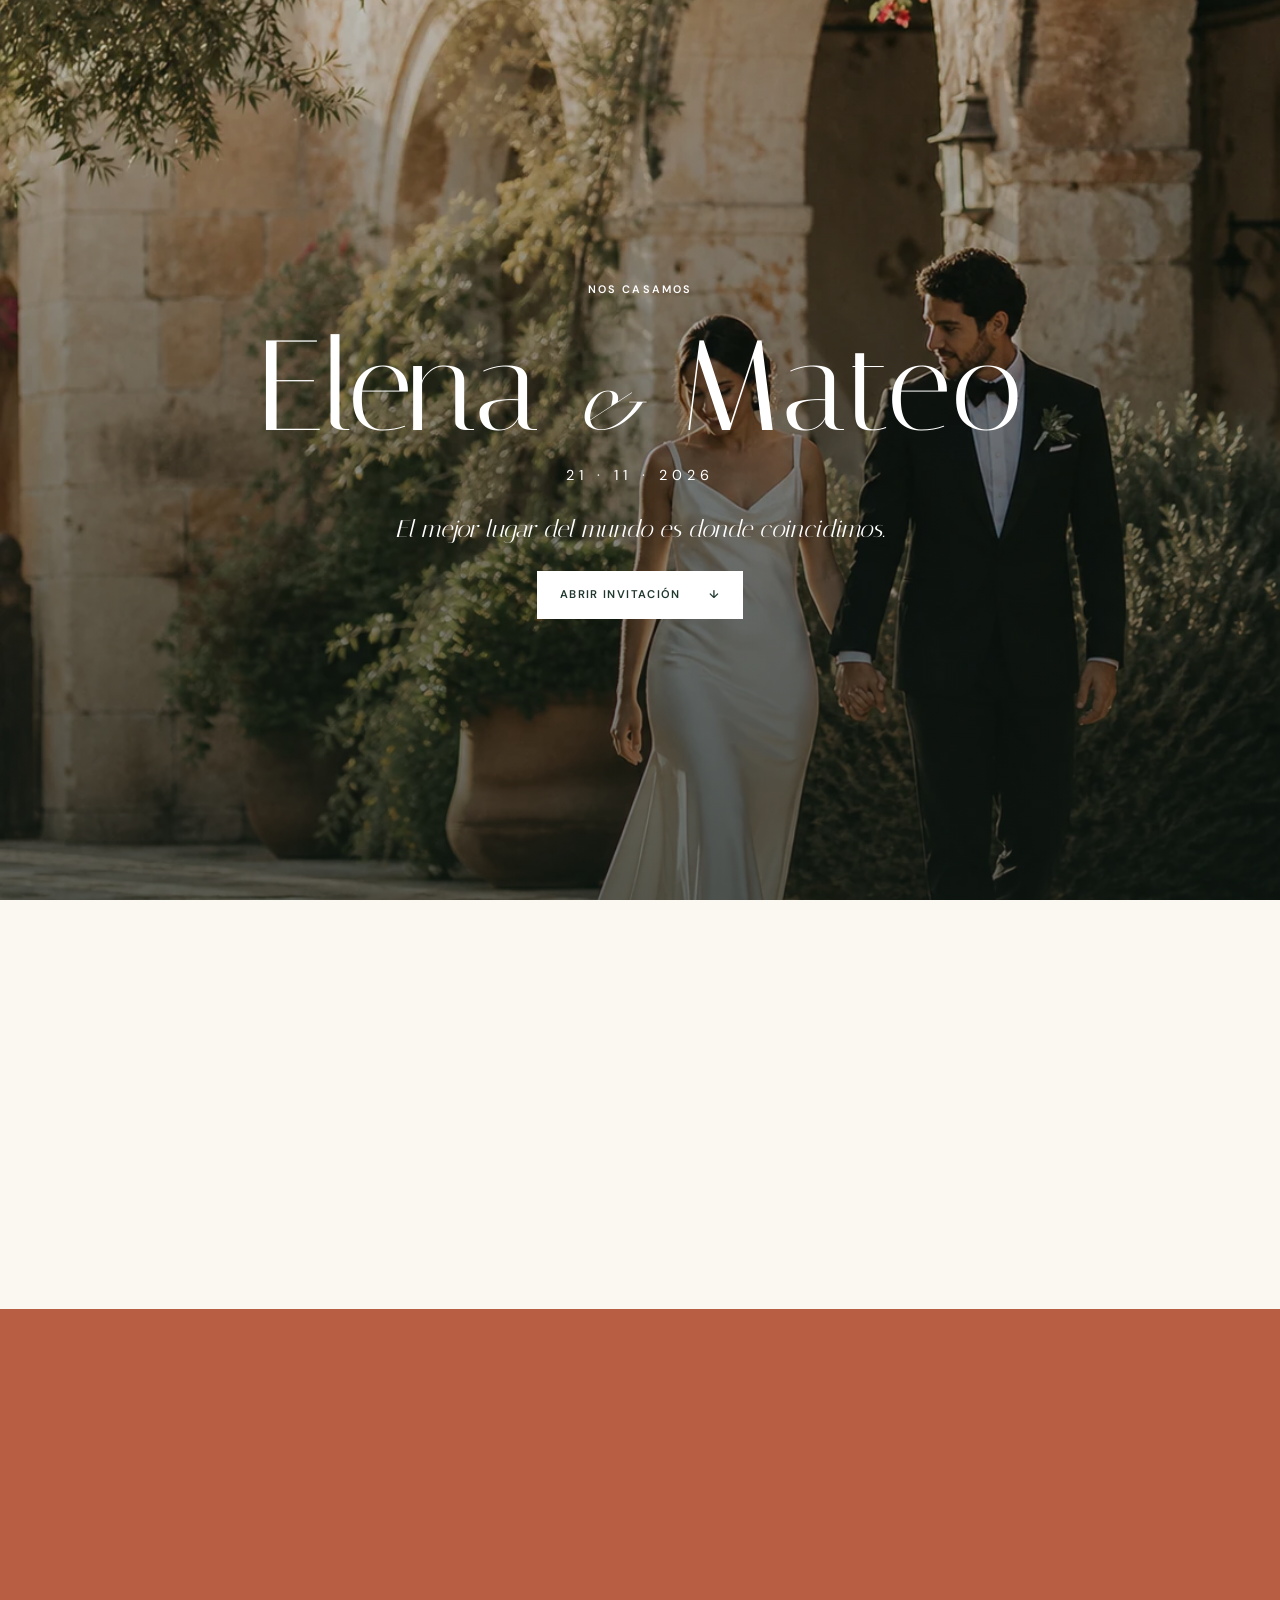
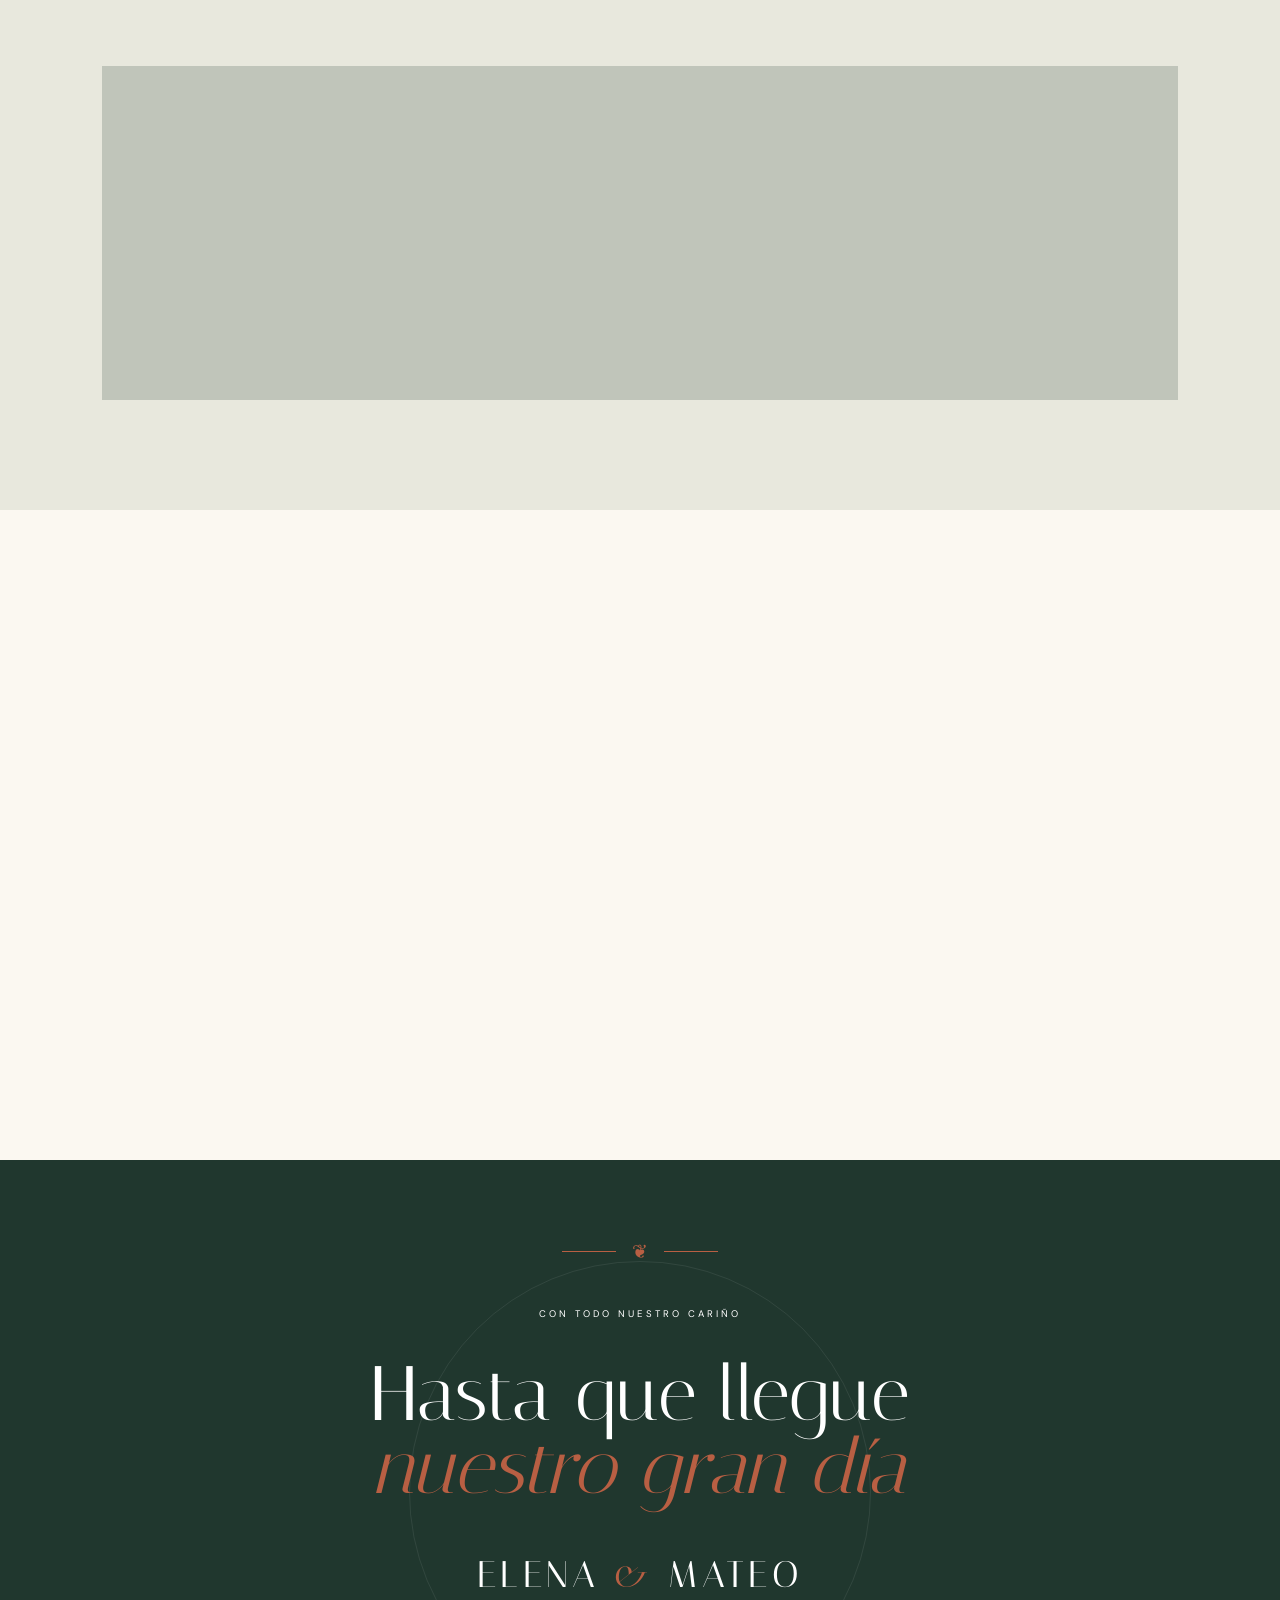
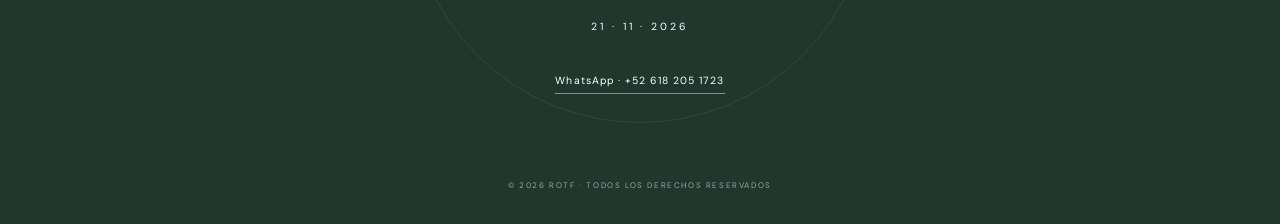
<file: index.html>
﻿<!doctype html>
<html lang="es">
<head>
  <meta charset="UTF-8">
  <meta name="viewport" content="width=device-width, initial-scale=1.0">
  <meta name="theme-color" content="#21382f">
  <meta name="description" content="Invitación de boda de Elena y Mateo — 21 de noviembre de 2026.">
  <link rel="canonical" href="https://rotfflores.github.io/boda-elena-mateo/">
  <meta property="og:type" content="website">
  <meta property="og:locale" content="es_MX">
  <meta property="og:site_name" content="Elena & Mateo">
  <meta property="og:title" content="Elena & Mateo — Nuestra boda">
  <meta property="og:description" content="Acompáñanos a celebrar el 21 de noviembre de 2026.">
  <meta property="og:url" content="https://rotfflores.github.io/boda-elena-mateo/">
  <meta property="og:image" content="https://rotfflores.github.io/boda-elena-mateo/public/og-elena-mateo.jpg">
  <meta property="og:image:secure_url" content="https://rotfflores.github.io/boda-elena-mateo/public/og-elena-mateo.jpg">
  <meta property="og:image:type" content="image/jpeg">
  <meta property="og:image:width" content="1200">
  <meta property="og:image:height" content="630">
  <meta property="og:image:alt" content="Elena y Mateo — Nuestra boda, 21 de noviembre de 2026">
  <meta name="twitter:card" content="summary_large_image">
  <meta name="twitter:title" content="Elena & Mateo — Nuestra boda">
  <meta name="twitter:description" content="Acompáñanos a celebrar el 21 de noviembre de 2026.">
  <meta name="twitter:image" content="https://rotfflores.github.io/boda-elena-mateo/public/og-elena-mateo.jpg">
  <title>Elena & Mateo — Nuestra boda</title>
  <link rel="preconnect" href="https://fonts.googleapis.com">
  <link rel="preconnect" href="https://fonts.gstatic.com" crossorigin>
  <link href="https://fonts.googleapis.com/css2?family=DM+Sans:wght@400;500;600&family=Italiana&display=swap" rel="stylesheet">
  <link rel="stylesheet" href="styles.css">
</head>
<body class="locked">
  <div class="opening" id="opening" role="dialog" aria-modal="true" aria-labelledby="opening-title">
    <div class="opening-photo"></div>
    <div class="opening-shade"></div>
    <div class="opening-content">
      <p class="eyebrow light">NOS CASAMOS</p>
      <h1 id="opening-title">Elena <i>&</i> Mateo</h1>
      <p class="opening-date">21 · 11 · 2026</p>
      <p class="opening-quote">El mejor lugar del mundo es donde coincidimos.</p>
      <button class="button button-light" id="openInvite">Abrir invitación <span>↓</span></button>
    </div>
  </div>

  <header class="nav" id="nav">
    <a href="#inicio" class="monogram" aria-label="Inicio">E<span>&</span>M</a>
    <nav aria-label="Navegación principal">
      <a href="#detalles">Detalles</a><a href="#historia">Historia</a><a href="#rsvp">Confirmar</a>
    </nav>
  </header>

  <main id="inicio">
    <section class="hero">
      <div class="hero-copy reveal">
        <p class="eyebrow">NUESTRA BODA · 21 NOV 2026</p>
        <h2>Elena <span>&</span><br>Mateo</h2>
        <p class="lead">Con mucha alegría queremos compartir contigo uno de los días más importantes de nuestra vida.</p>
        <a class="text-link" href="#detalles">Descubre los detalles <span>↘</span></a>
      </div>
      <figure class="hero-figure reveal">
        <img src="public/elena-mateo-hacienda.webp" alt="Elena y Mateo caminando en una hacienda" fetchpriority="high">
        <figcaption>Querétaro, México</figcaption>
      </figure>
      <p class="hero-script" aria-hidden="true">sí, para siempre</p>
    </section>

    <section class="parents section-pad reveal">
      <p class="eyebrow">CON LA BENDICIÓN DE NUESTROS PADRES</p>
      <div class="parent-grid">
        <p>María & Roberto<br><small>padres de la novia</small></p>
        <span class="olive-mark">❧</span>
        <p>Lucía & Fernando<br><small>padres del novio</small></p>
      </div>
    </section>

    <section class="date-section section-pad" id="detalles">
      <div class="date-card reveal">
        <p class="eyebrow">RESERVA LA FECHA</p>
        <div class="date-lockup"><span>SÁBADO</span><strong>21</strong><span>NOVIEMBRE<br>2026</span></div>
        <p class="ceremony-time">Ceremonia · 4:00 p. m.</p>
        <div class="countdown" id="countdown" aria-label="Cuenta regresiva">
          <div><strong id="days">000</strong><span>DÍAS</span></div><b>:</b>
          <div><strong id="hours">00</strong><span>HORAS</span></div><b>:</b>
          <div><strong id="minutes">00</strong><span>MIN</span></div><b>:</b>
          <div><strong id="seconds">00</strong><span>SEG</span></div>
        </div>
      </div>
    </section>

    <section class="events section-pad">
      <div class="section-heading reveal"><p class="eyebrow">DÓNDE CELEBRAMOS</p><h2>Un solo lugar,<br><i>todo el día</i></h2></div>
      <div class="event-grid">
        <article class="event-card reveal"><span class="event-number">01</span><p class="eyebrow">CEREMONIA · 4:00 P. M.</p><h3>Capilla de San Miguel</h3><p>Hacienda La Esperanza<br>Camino Real 120, El Marqués<br>Querétaro, Qro.</p><div class="card-actions"><a class="button" target="_blank" rel="noreferrer" href="https://www.google.com/maps/search/?api=1&query=Hacienda+La+Esperanza+El+Marques+Queretaro">Ver ubicación ↗</a><button class="button ghost calendar-btn">Agregar al calendario</button></div></article>
        <article class="event-card featured reveal"><span class="event-number">02</span><p class="eyebrow">RECEPCIÓN · 5:30 P. M.</p><h3>Jardín de los Olivos</h3><p>Al terminar la ceremonia,<br>caminaremos juntos al jardín<br>dentro de la misma hacienda.</p><div class="card-actions"><a class="button light-btn" target="_blank" rel="noreferrer" href="https://www.google.com/maps/search/?api=1&query=Hacienda+La+Esperanza+El+Marques+Queretaro">Abrir en Google Maps ↗</a><button class="button outline-light calendar-btn">Agregar al calendario</button></div></article>
      </div>
    </section>

    <section class="timeline section-pad reveal">
      <p class="eyebrow">EL PLAN</p><h2>Una tarde para recordar</h2>
      <div class="timeline-row">
        <div><strong>4:00</strong><span>p. m.</span><i>◇</i><p>Ceremonia</p></div>
        <div><strong>5:30</strong><span>p. m.</span><i>♢</i><p>Cóctel</p></div>
        <div><strong>6:30</strong><span>p. m.</span><i>✦</i><p>Cena</p></div>
        <div><strong>8:00</strong><span>p. m.</span><i>♪</i><p>Baile</p></div>
        <div><strong>12:00</strong><span>a. m.</span><i>☾</i><p>Despedida</p></div>
      </div>
    </section>

    <section class="dress section-pad">
      <div class="dress-copy reveal"><p class="eyebrow">CÓDIGO DE VESTIMENTA</p><h2>Formal<br><i>de hacienda</i></h2><p>Traje oscuro para ellos. Vestido midi o largo para ellas. El evento será en jardín: recomendamos tacón ancho.</p><p class="reserved"><span></span>El marfil y el blanco están reservados para la novia.</p></div>
      <div class="looks reveal" aria-label="Inspiración de vestimenta"><div class="look woman"><span></span><i></i></div><div class="look man"><span></span><i></i></div><p>Inspiración: olivo · arcilla · noche</p></div>
    </section>

    <section class="story section-pad" id="historia">
      <div class="story-photo reveal"><img src="public/elena-mateo-hacienda.webp" alt="Retrato de Elena y Mateo en la hacienda" loading="lazy"></div>
      <div class="story-copy reveal"><p class="eyebrow">NUESTRA HISTORIA</p><h2>Todo empezó<br>con un café</h2><p>Nos conocimos en 2019, en una mesa compartida y una conversación que ninguno quería terminar. Cinco años después, Mateo hizo la pregunta frente al mar. Elena dijo sí antes de que él terminara.</p><div class="story-dates"><p><strong>2019</strong>Nos encontramos</p><p><strong>2024</strong>Dijimos “sí”</p><p><strong>2026</strong>Lo celebramos</p></div></div>
    </section>

    <section class="passes section-pad reveal">
      <p class="eyebrow">TU INVITACIÓN</p><div class="pass-card"><span class="pass-label">PASE FAMILIAR</span><strong>4</strong><p>lugares reservados</p><div class="pass-meta"><span>Familia García</span><span>Adultos y niños bienvenidos</span></div></div>
      <p class="microcopy">Este pase es personal e intransferible. La cantidad de lugares ha sido asignada con cariño y no puede modificarse.</p>
    </section>

    <section class="rsvp section-pad" id="rsvp">
      <div class="rsvp-intro reveal"><p class="eyebrow light">CONFIRMA TU ASISTENCIA</p><h2>¿Nos acompañas?</h2><p>Será un gusto celebrar contigo. Por favor confirma antes del <strong>20 de octubre de 2026.</strong></p><a class="whatsapp" href="https://wa.me/526182051723?text=Hola%20Elena%20y%20Mateo%2C%20tengo%20una%20duda%20sobre%20su%20boda" target="_blank" rel="noreferrer">¿Tienes dudas? Escríbenos por WhatsApp ↗</a></div>
      <form class="rsvp-form reveal" id="rsvpForm">
        <label>Nombre completo<input required name="name" autocomplete="name" placeholder="Escribe tu nombre"></label>
        <fieldset><legend>¿Asistirás?</legend><label class="radio"><input type="radio" name="attending" value="Sí" required><span>Sí, ahí estaré</span></label><label class="radio"><input type="radio" name="attending" value="No"><span>No podré asistir</span></label></fieldset>
        <label>Número de asistentes<select name="guests" aria-describedby="guestHint"><option>1 persona</option><option>2 personas</option><option>3 personas</option><option selected>4 personas</option></select><small id="guestHint">Máximo asignado: 4 lugares</small></label>
        <label>Nombres de tus acompañantes<textarea name="companions" rows="2" placeholder="Nombre y apellido"></textarea></label>
        <label>Restricciones alimentarias<input name="diet" placeholder="Alergias o preferencias"></label>
        <label>Mensaje para los novios<textarea name="message" rows="3" placeholder="Déjanos unas palabras"></textarea></label>
        <label class="privacy"><input type="checkbox" required><span>Acepto que mis datos se usen únicamente para organizar este evento.</span></label>
        <button class="button submit" type="submit">Enviar confirmación <span>→</span></button>
      </form>
    </section>

    <section class="gifts section-pad reveal"><p class="eyebrow">MESA DE REGALOS</p><h2>Su presencia es<br><i>nuestro mejor regalo</i></h2><p>Si desean tener un detalle con nosotros, hemos preparado estas opciones con mucho cariño.</p><div class="gift-links"><a href="https://www.liverpool.com.mx" target="_blank" rel="noreferrer"><span>Liverpool</span><small>Evento 51820433</small><b>↗</b></a><button id="bankButton"><span>Transferencia</span><small>Ver datos bancarios</small><b>+</b></button><div class="bank-details" id="bankDetails"><strong>Elena García</strong><span>CLABE 012 345 678901234567</span><span>Concepto: Boda E&M</span></div><div class="envelope"><span>✉</span><p>También tendremos<br><strong>lluvia de sobres</strong></p></div></div></section>

    <section class="recommendations section-pad">
      <div class="section-heading reveal"><p class="eyebrow">PARA TU VISITA</p><h2>Queremos que disfrutes<br><i>cada momento</i></h2></div>
      <div class="rec-grid"><article class="reveal"><span>⌂</span><h3>Dónde dormir</h3><p>Hotel Casa Once<br>Tarifa preferencial “Elena & Mateo”</p><a target="_blank" rel="noreferrer" href="https://www.google.com/maps/search/hoteles+en+Queretaro">Ver hoteles ↗</a></article><article class="reveal"><span>↝</span><h3>Cómo llegar</h3><p>Habrá transporte desde el Centro Histórico a las 3:00 p. m.</p><a href="https://wa.me/526182051723?text=Hola%2C%20quiero%20reservar%20un%20lugar%20en%20el%20transporte" target="_blank" rel="noreferrer">Reservar lugar ↗</a></article><article class="reveal"><span>☀</span><h3>Clima & paseo</h3><p>20 °C aprox. Lleva un abrigo ligero. Te recomendamos visitar Bernal.</p><a target="_blank" rel="noreferrer" href="https://www.google.com/maps/search/Peña+de+Bernal">Descubrir Bernal ↗</a></article></div>
    </section>

    <section class="faq section-pad reveal">
      <div class="faq-heading"><p class="eyebrow">PREGUNTAS FRECUENTES</p><h2>Antes del<br><i>gran día</i></h2><p class="faq-note">Todo lo que necesitas saber para disfrutar la celebración con nosotros.</p></div>
      <div class="accordion">
        <details><summary>¿Puedo llevar acompañante?<span>+</span></summary><p>El número de lugares indicado en tu pase ya contempla a tus acompañantes autorizados.</p></details>
        <details><summary>¿Se permiten niños?<span>+</span></summary><p>Sí. Este pase familiar permite adultos y niños dentro de los cuatro lugares asignados.</p></details>
        <details><summary>¿Hay estacionamiento?<span>+</span></summary><p>Sí, la hacienda cuenta con estacionamiento gratuito y personal de apoyo.</p></details>
        <details><summary>¿Todo será en el mismo lugar?<span>+</span></summary><p>Sí. La capilla y el jardín se encuentran dentro de la misma hacienda.</p></details>
        <details><summary>¿Puedo tomar fotografías?<span>+</span></summary><p>Claro, salvo durante la ceremonia. Después, nos encantará que compartas tus recuerdos.</p></details>
      </div>
    </section>
  </main>

  <footer>
    <div class="footer-flourish" aria-hidden="true"><span></span><i>❦</i><span></span></div>
    <p class="footer-kicker">CON TODO NUESTRO CARIÑO</p>
    <p class="footer-farewell">Hasta que llegue<br><em>nuestro gran día</em></p>
    <p class="footer-names">ELENA <span>&</span> MATEO</p>
    <p class="footer-date">21 · 11 · 2026</p>
    <a class="footer-contact" href="https://wa.me/526182051723" target="_blank" rel="noreferrer">WhatsApp · +52 618 205 1723</a>
    <p class="copyright">© 2026 ROTF · TODOS LOS DERECHOS RESERVADOS</p>
  </footer>

  <div class="thanks" id="thanks" role="dialog" aria-modal="true" aria-labelledby="thanksTitle"><div><button id="closeThanks" aria-label="Cerrar">×</button><p class="eyebrow">CONFIRMACIÓN RECIBIDA</p><h2 id="thanksTitle">¡Gracias!</h2><p>Tu respuesta quedó registrada en este dispositivo. Nos emociona compartir este día contigo.</p><span class="heart">♡</span></div></div>
  <button class="back-to-top" id="backToTop" type="button" aria-label="Volver al inicio"><span>↑</span><small>SUBIR</small></button>
  <script src="script.js"></script>
  <script src="https://rotfstudio.com/js/invitation-lead.js?v=3" data-invitation="Amor Esmeralda"></script>
</body>
</html>
</file>
<file: styles.css>
﻿:root{--ink:#20372e;--cream:#f4efe5;--paper:#fbf8f1;--clay:#b85f43;--sage:#9caa91;--line:rgba(32,55,46,.18)}*{box-sizing:border-box}html{scroll-behavior:smooth}body{margin:0;background:var(--paper);color:var(--ink);font-family:"DM Sans",sans-serif;font-size:16px;line-height:1.6}body.locked{overflow:hidden}img{width:100%;display:block}a{color:inherit;text-decoration:none}button,input,select,textarea{font:inherit}button{cursor:pointer}.opening{position:fixed;inset:0;z-index:1000;display:grid;place-items:center;color:white;text-align:center;transition:opacity .7s,visibility .7s}.opening.hidden{opacity:0;visibility:hidden}.opening-photo,.opening-shade{position:absolute;inset:0}.opening-photo{background:url('public/elena-mateo-hacienda.webp') center 58%/cover}.opening-shade{background:linear-gradient(180deg,rgba(15,25,20,.18),rgba(15,25,20,.62))}.opening-content{position:relative;padding:24px;animation:rise .9s ease both}.opening h1{font:clamp(3.6rem,10vw,8rem)/.9 Italiana,serif;margin:30px 0 20px}.opening h1 i{font-size:.55em;font-weight:400}.opening-date{font-size:.9rem;letter-spacing:.35em}.opening-quote{font:italic clamp(1.1rem,2vw,1.5rem) Italiana,serif;margin:28px 0}.button{display:inline-flex;align-items:center;justify-content:center;gap:28px;border:1px solid var(--ink);background:var(--ink);color:white;padding:14px 22px;text-transform:uppercase;letter-spacing:.12em;font-size:.7rem;font-weight:600;transition:.25s}.button:hover{transform:translateY(-2px);background:var(--clay);border-color:var(--clay)}.button-light,.light-btn{background:white;color:var(--ink);border-color:white}.nav{height:80px;padding:0 clamp(20px,5vw,80px);display:flex;align-items:center;justify-content:space-between;position:absolute;z-index:20;width:100%;color:white}.nav nav{display:flex;gap:32px;text-transform:uppercase;font-size:.7rem;letter-spacing:.12em}.monogram{font:1.5rem Italiana,serif}.monogram span{font-size:.7em}.hero{min-height:100vh;background:var(--ink);color:white;display:grid;grid-template-columns:42% 58%;align-items:center;position:relative;overflow:hidden}.hero-copy{padding:130px 8vw 70px;z-index:2}.eyebrow{font-size:.68rem;letter-spacing:.2em;font-weight:600;margin:0 0 24px}.eyebrow.light{color:#fff}.hero h2,.section-heading h2,.dress h2,.story h2,.rsvp h2,.gifts h2,.faq h2,.timeline h2{font:clamp(3.2rem,7vw,7.5rem)/.88 Italiana,serif;letter-spacing:-.04em;margin:0}.hero h2 span{font-size:.55em;color:var(--clay)}.lead{max-width:400px;margin:35px 0;color:#dce1dc}.text-link{display:inline-flex;gap:70px;border-bottom:1px solid rgba(255,255,255,.5);padding-bottom:8px;text-transform:uppercase;font-size:.7rem;letter-spacing:.12em}.hero-figure{height:100vh;margin:0;position:relative}.hero-figure img{height:100%;object-fit:cover}.hero-figure:after{content:"";position:absolute;inset:0;background:linear-gradient(90deg,var(--ink),transparent 34%)}.hero-figure figcaption{position:absolute;bottom:30px;right:40px;z-index:2;font-size:.65rem;letter-spacing:.16em;text-transform:uppercase}.hero-script,.script{font:italic 2rem Italiana,serif;position:absolute;right:3%;bottom:13%;transform:rotate(-8deg);z-index:3}.section-pad{padding:110px clamp(22px,8vw,130px)}.parents{text-align:center;background:var(--cream)}.parent-grid{display:grid;grid-template-columns:1fr auto 1fr;gap:55px;align-items:center;max-width:820px;margin:45px auto 0}.parent-grid p{font:1.65rem/1.4 Italiana,serif}.parent-grid small{font:600 .6rem DM Sans,sans-serif;letter-spacing:.13em;text-transform:uppercase}.olive-mark{font-size:2.5rem;color:var(--sage)}.date-section{background:var(--clay);color:white}.date-card{text-align:center;border:1px solid rgba(255,255,255,.45);padding:70px 20px;max-width:1000px;margin:auto}.date-lockup{display:flex;align-items:center;justify-content:center;gap:30px}.date-lockup strong{font:clamp(6rem,14vw,12rem)/.8 Italiana,serif}.date-lockup span{font-size:.7rem;letter-spacing:.18em;max-width:100px}.ceremony-time{font:1.3rem Italiana,serif;margin:35px 0}.countdown{display:flex;justify-content:center;gap:clamp(12px,3vw,45px);align-items:start;margin-top:50px}.countdown div{display:grid}.countdown strong{font:clamp(2rem,5vw,4rem) Italiana,serif;font-variant-numeric:tabular-nums}.countdown span{font-size:.55rem;letter-spacing:.16em}.countdown b{font:2rem Italiana,serif;opacity:.45}.events{background:var(--paper)}.section-heading{display:flex;align-items:end;justify-content:space-between;margin-bottom:60px}.section-heading h2{font-size:clamp(3rem,6vw,6rem)}.section-heading i,.dress h2 i,.gifts h2 i{color:var(--clay);font-weight:400}.event-grid{display:grid;grid-template-columns:1fr 1fr;max-width:1100px;margin:auto}.event-card{border:1px solid var(--line);padding:55px;min-height:470px;display:flex;flex-direction:column;align-items:flex-start}.event-card.featured{background:var(--ink);color:white}.event-number{font:3rem Italiana,serif;color:var(--clay);margin-bottom:auto}.event-card h3{font:2.1rem Italiana,serif;margin:12px 0}.event-card>p:not(.eyebrow){color:#657067}.featured>p:not(.eyebrow){color:#c8d0cb}.card-actions{display:flex;flex-wrap:wrap;gap:10px;margin-top:25px}.ghost{background:transparent;color:var(--ink)}.outline-light{background:transparent;border-color:white}.timeline{text-align:center;background:#e8e8dd}.timeline h2{font-size:clamp(2.8rem,6vw,5.5rem)}.timeline-row{display:grid;grid-template-columns:repeat(5,1fr);max-width:1000px;margin:70px auto 0;position:relative}.timeline-row:before{content:"";height:1px;background:var(--ink);position:absolute;left:8%;right:8%;top:78px}.timeline-row div{display:grid;justify-items:center}.timeline-row strong{font:2.1rem Italiana,serif}.timeline-row span{font-size:.6rem;text-transform:uppercase}.timeline-row i{width:42px;height:42px;border:1px solid var(--ink);border-radius:50%;display:grid;place-items:center;background:#e8e8dd;margin:18px 0;z-index:1}.timeline-row p{font-size:.8rem;text-transform:uppercase;letter-spacing:.1em}.dress{display:grid;grid-template-columns:1fr 1fr;align-items:center;gap:10vw}.dress-copy p:not(.eyebrow){max-width:460px;color:#68746c}.reserved{margin-top:30px;display:flex;gap:12px;align-items:center}.reserved span{width:24px;height:24px;border:1px solid #ccc;background:white;border-radius:50%;flex:none}.looks{min-height:480px;background:var(--cream);display:flex;justify-content:center;align-items:end;gap:40px;padding:60px 20px 30px;position:relative}.looks>p{position:absolute;bottom:10px;text-transform:uppercase;font-size:.6rem;letter-spacing:.15em}.look{position:relative;height:320px;width:120px}.look span{position:absolute;top:0;left:38px;width:44px;height:44px;background:#b89476;border-radius:50%}.look i{position:absolute;top:52px;left:16px;width:88px;height:235px;background:var(--clay);clip-path:polygon(28% 0,72% 0,100% 100%,0 100%)}.look.man i{background:var(--ink);clip-path:polygon(20% 0,80% 0,100% 42%,80% 45%,75% 100%,25% 100%,20% 45%,0 42%)}.story{background:var(--ink);color:white;display:grid;grid-template-columns:48% 52%;padding-left:0;gap:8vw;align-items:center}.story-photo img{height:720px;object-fit:cover;object-position:50% 50%}.story-copy{padding-right:8vw}.story-copy>p:not(.eyebrow){max-width:520px;color:#c5cfca;margin:35px 0}.story-dates{display:flex;gap:35px;border-top:1px solid rgba(255,255,255,.2);padding-top:25px}.story-dates p{font-size:.7rem;text-transform:uppercase}.story-dates strong{display:block;font:1.7rem Italiana,serif;color:var(--clay)}.passes{text-align:center}.pass-card{max-width:680px;margin:auto;border:1px solid var(--ink);padding:45px;position:relative;background:var(--cream)}.pass-card:before,.pass-card:after{content:"";position:absolute;width:24px;height:48px;background:var(--paper);border:1px solid var(--ink);top:50%;transform:translateY(-50%);border-radius:0 30px 30px 0;border-left:0;left:-1px}.pass-card:after{left:auto;right:-1px;border-radius:30px 0 0 30px;border:1px solid var(--ink);border-right:0}.pass-label{font-size:.65rem;letter-spacing:.2em}.pass-card>strong{display:block;font:7rem/1 Italiana,serif;color:var(--clay);margin-top:20px}.pass-card>p{margin:0;text-transform:uppercase;font-size:.7rem;letter-spacing:.16em}.pass-meta{display:flex;justify-content:space-between;border-top:1px dashed var(--line);margin-top:30px;padding-top:20px;font-size:.7rem;text-transform:uppercase}.microcopy{font-size:.75rem;color:#6c756e;max-width:600px;margin:25px auto}.rsvp{background:var(--clay);color:white;display:grid;grid-template-columns:1fr 1.1fr;gap:10vw}.rsvp-intro{position:sticky;top:80px;align-self:start}.rsvp-intro p{max-width:420px}.rsvp-intro h2{margin-bottom:30px}.whatsapp{display:inline-block;margin-top:40px;font-size:.7rem;letter-spacing:.1em;border-bottom:1px solid white;padding-bottom:6px}.rsvp-form{background:var(--paper);color:var(--ink);padding:50px;display:grid;gap:28px}.rsvp-form>label,.rsvp-form fieldset{border:0;margin:0;padding:0;display:grid;gap:8px;text-transform:uppercase;font-size:.65rem;letter-spacing:.12em}.rsvp-form input:not([type=radio]):not([type=checkbox]),.rsvp-form select,.rsvp-form textarea{width:100%;border:0;border-bottom:1px solid var(--line);background:transparent;padding:10px 2px;border-radius:0;outline:none;text-transform:none;letter-spacing:0}.rsvp-form input:focus,.rsvp-form select:focus,.rsvp-form textarea:focus{border-color:var(--clay)}.rsvp-form small{color:#7c837d;text-transform:none;letter-spacing:0}.rsvp-form fieldset{display:flex;gap:10px;flex-wrap:wrap}.rsvp-form legend{margin-bottom:10px}.radio{flex:1;min-width:150px}.radio input{position:absolute;opacity:0}.radio span{display:block;border:1px solid var(--line);padding:12px;text-align:center}.radio input:checked+span{background:var(--ink);color:white}.privacy{display:flex!important;grid-template-columns:20px 1fr!important;align-items:start;text-transform:none!important;letter-spacing:0!important}.privacy input{margin-top:5px}.submit{width:100%;justify-content:space-between}.gifts{text-align:center}.gifts>p:not(.eyebrow){max-width:550px;margin:25px auto}.gift-links{max-width:780px;margin:50px auto 0}.gift-links>a,.gift-links>button{width:100%;display:grid;grid-template-columns:1fr 1fr auto;text-align:left;align-items:center;border:0;border-top:1px solid var(--line);padding:22px 4px;background:none;color:var(--ink)}.gift-links span{font:1.5rem Italiana,serif}.gift-links small{text-transform:uppercase;font-size:.6rem;letter-spacing:.13em}.gift-links b{font-size:1.3rem}.bank-details{display:none;background:var(--cream);padding:20px;text-align:left;gap:5px}.bank-details.visible{display:grid}.envelope{display:flex;align-items:center;justify-content:center;gap:20px;border-top:1px solid var(--line);padding:35px}.envelope>span{font-size:2.5rem}.envelope p{font-size:.8rem;text-align:left}.recommendations{background:#e8e8dd}.rec-grid{display:grid;grid-template-columns:repeat(3,1fr);gap:1px;background:rgba(32,55,46,.2)}.rec-grid article{background:#e8e8dd;padding:40px}.rec-grid article>span{font-size:2rem}.rec-grid h3{font:1.6rem Italiana,serif}.rec-grid p{min-height:80px;color:#657067}.rec-grid a{font-size:.7rem;text-transform:uppercase;border-bottom:1px solid}.faq{max-width:950px;margin:auto}.faq h2{font-size:clamp(3rem,6vw,5rem);margin-bottom:50px}.accordion details{border-top:1px solid var(--line);padding:20px 0}.accordion details:last-child{border-bottom:1px solid var(--line)}.accordion summary{list-style:none;display:flex;justify-content:space-between;cursor:pointer;font:1.2rem Italiana,serif}.accordion summary::-webkit-details-marker{display:none}.accordion details[open] summary span{transform:rotate(45deg)}.accordion p{color:#68746c;max-width:650px}.accordion span{transition:.2s}footer{min-height:420px;background:var(--ink);color:white;display:flex;flex-direction:column;align-items:center;justify-content:center;gap:15px;text-align:center;position:relative}footer .script{position:static;transform:rotate(-5deg);color:var(--clay);font-size:2.5rem}.footer-names{font:clamp(2.8rem,7vw,6rem) Italiana,serif;margin:0}.footer-names span{color:var(--clay)}footer>a{font-size:.7rem;border-bottom:1px solid}.thanks{position:fixed;inset:0;background:rgba(17,31,25,.88);z-index:500;display:none;place-items:center;padding:20px}.thanks.visible{display:grid}.thanks>div{background:var(--paper);padding:70px 50px;text-align:center;max-width:520px;position:relative}.thanks h2{font:5rem Italiana,serif;margin:0}.thanks button{position:absolute;right:20px;top:15px;border:0;background:none;font-size:2rem}.heart{font-size:3rem;color:var(--clay)}.reveal{opacity:0;transform:translateY(24px);transition:opacity .8s,transform .8s}.reveal.visible{opacity:1;transform:none}@keyframes rise{from{opacity:0;transform:translateY(25px)}to{opacity:1;transform:none}}@media(max-width:800px){.nav nav{display:none}.hero{grid-template-columns:1fr;min-height:auto}.hero-copy{padding:130px 24px 65px}.hero-figure{height:66vh}.hero-figure:after{background:linear-gradient(180deg,var(--ink),transparent 25%)}.hero-script{bottom:5%}.section-pad{padding:80px 22px}.parent-grid{gap:12px}.parent-grid p{font-size:1.1rem}.date-lockup{gap:14px}.countdown{gap:10px}.countdown b{font-size:1.1rem}.section-heading{display:block}.event-grid,.dress,.story,.rsvp{grid-template-columns:1fr}.event-card{padding:35px;min-height:440px}.timeline-row{grid-template-columns:1fr;text-align:left;margin-left:20px}.timeline-row:before{left:20px;right:auto;top:10px;bottom:10px;height:auto;width:1px}.timeline-row div{grid-template-columns:65px 30px 52px 1fr;align-items:center;justify-items:start}.timeline-row i{margin:8px}.looks{min-height:400px}.story{padding-top:0}.story-photo img{height:500px}.story-copy{padding:10px 22px 80px}.story-dates{gap:14px}.pass-meta{display:grid;gap:8px}.rsvp-intro{position:static}.rsvp-form{padding:30px 22px}.rec-grid{grid-template-columns:1fr}.rec-grid p{min-height:auto}.opening h1{font-size:3.8rem}.opening-date{letter-spacing:.25em}.gift-links>a,.gift-links>button{grid-template-columns:1fr auto}.gift-links small{grid-row:2}.hero h2{font-size:4.4rem}}
@media(prefers-reduced-motion:reduce){html{scroll-behavior:auto}*,*:before,*:after{animation:none!important;transition:none!important}.reveal{opacity:1;transform:none}}

/* Ajustes del itinerario y cierre editorial */
.timeline-row:before{top:103px}
footer{min-height:620px;padding:80px 22px 32px;overflow:hidden}
footer:before{content:"";position:absolute;width:460px;height:460px;border:1px solid rgba(255,255,255,.08);border-radius:50%;top:50%;left:50%;transform:translate(-50%,-50%)}
.footer-flourish{display:flex;align-items:center;gap:16px;color:var(--clay);margin-bottom:28px;position:relative}
.footer-flourish span{width:54px;height:1px;background:var(--clay)}
.footer-flourish i{font:1.2rem Italiana,serif}
.footer-kicker{font-size:.6rem;letter-spacing:.32em;margin:0 0 22px;position:relative}
.footer-farewell{font:clamp(2.5rem,6vw,5rem)/.95 Italiana,serif;margin:0;position:relative}
.footer-farewell em{color:var(--clay);font-weight:400}
footer .footer-names{font:clamp(1.45rem,3vw,2.3rem) Italiana,serif;letter-spacing:.12em;margin:34px 0 0;position:relative}
.footer-date{font-size:.65rem;letter-spacing:.28em;margin:8px 0 22px;position:relative}
.footer-contact{font-size:.65rem;letter-spacing:.1em;border-bottom:1px solid rgba(255,255,255,.45);padding-bottom:4px;position:relative}
.copyright{font-size:.5rem;letter-spacing:.2em;opacity:.55;margin:70px 0 0;position:relative}
@media(max-width:800px){.timeline-row:before{top:10px}.footer-farewell{font-size:2.9rem}.copyright{margin-top:55px}}

/* Movimiento editorial */
.reveal{filter:blur(5px);transition:opacity .9s cubic-bezier(.22,1,.36,1),transform .9s cubic-bezier(.22,1,.36,1),filter .9s ease;transition-delay:var(--item-delay,0ms)}
.reveal.visible{filter:blur(0)}
.hero-figure img,.story-photo img{transition:transform 1.8s cubic-bezier(.22,1,.36,1)}
.invite-open .hero-figure img{animation:heroReveal 1.8s cubic-bezier(.22,1,.36,1) both}
.event-card,.rec-grid article{transition:transform .45s cubic-bezier(.22,1,.36,1),box-shadow .45s ease,background-color .35s ease}
.event-card:hover,.rec-grid article:hover{transform:translateY(-7px);box-shadow:0 22px 60px rgba(32,55,46,.12);z-index:2}
.timeline-row>div{animation:timelineIn .75s cubic-bezier(.22,1,.36,1) both;animation-delay:var(--item-delay,0ms)}
@keyframes heroReveal{from{transform:scale(1.07)}to{transform:scale(1)}}
@keyframes timelineIn{from{opacity:0;transform:translateY(16px)}to{opacity:1;transform:none}}

/* Preguntas frecuentes */
.faq{max-width:1180px;display:grid;grid-template-columns:minmax(280px,.8fr) minmax(420px,1.2fr);gap:clamp(55px,9vw,130px);align-items:start}
.faq-heading{position:sticky;top:80px}
.faq-heading h2{font-size:clamp(3.4rem,6vw,5.8rem)}
.faq-heading h2 i{color:var(--clay);font-weight:400}
.faq-note{max-width:330px;color:#68746c;margin-top:30px}
.accordion{counter-reset:faq}
.accordion details{counter-increment:faq;border:1px solid transparent;border-top-color:var(--line);padding:0;transition:background-color .35s ease,border-color .35s ease,transform .35s ease}
.accordion details:last-child{border-bottom:1px solid var(--line)}
.accordion details[open]{background:var(--cream);border-color:var(--line);transform:translateX(-10px)}
.accordion summary{font:1.18rem Italiana,serif;align-items:center;gap:18px;padding:25px 22px 25px 8px}
.accordion summary:before{content:"0" counter(faq);font:600 .58rem DM Sans,sans-serif;letter-spacing:.12em;color:var(--clay);width:28px;flex:none}
.accordion summary span{width:34px;height:34px;border:1px solid var(--line);border-radius:50%;display:grid;place-items:center;margin-left:auto;font:1.15rem DM Sans,sans-serif;transition:transform .35s ease,background-color .35s ease,color .35s ease}
.accordion details[open] summary span{background:var(--ink);color:white;border-color:var(--ink)}
.accordion details>p{margin:0;padding:0 72px 28px 54px;line-height:1.8;animation:answerIn .4s ease both}
@keyframes answerIn{from{opacity:0;transform:translateY(-6px)}to{opacity:1;transform:none}}

@media(max-width:900px){
  .timeline h2{font-size:clamp(2.8rem,11vw,4.8rem)}
  .timeline-row{grid-template-columns:1fr;margin-left:0;width:100%;text-align:left}
  .timeline-row div{grid-template-columns:88px 40px 56px 1fr;min-height:86px;width:100%}
  .timeline-row:before{left:156px;right:auto;top:43px;bottom:43px;height:auto;width:1px}
  .timeline-row strong{font-size:2rem;white-space:nowrap}
  .timeline-row i{margin:8px 7px}
  .faq{grid-template-columns:1fr;gap:45px}
  .faq-heading{position:static}
  .faq-note{margin-bottom:0}
  .accordion details[open]{transform:none}
}
@media(max-width:430px){
  .timeline-row div{grid-template-columns:72px 34px 52px 1fr}
  .timeline-row:before{left:134px}
  .timeline-row strong{font-size:1.7rem}
  .timeline-row span{font-size:.52rem}
  .timeline-row p{font-size:.68rem;letter-spacing:.08em}
  .accordion summary{font-size:1.05rem;padding-right:12px}
  .accordion details>p{padding:0 24px 24px 46px}
}
@media(prefers-reduced-motion:reduce){.reveal{filter:none}.timeline-row>div,.invite-open .hero-figure img{animation:none!important}.event-card:hover,.rec-grid article:hover{transform:none}}

/* Regreso al inicio */
.back-to-top{position:fixed;right:22px;bottom:22px;z-index:90;width:58px;height:58px;border:1px solid rgba(255,255,255,.35);border-radius:50%;background:rgba(32,55,46,.92);backdrop-filter:blur(10px);color:white;display:grid;place-items:center;align-content:center;gap:0;opacity:0;visibility:hidden;transform:translateY(18px) scale(.88);transition:opacity .35s ease,visibility .35s ease,transform .45s cubic-bezier(.22,1,.36,1),background-color .25s ease;box-shadow:0 10px 30px rgba(20,34,28,.2)}
.back-to-top.visible{opacity:1;visibility:visible;transform:none}
.back-to-top:hover{background:var(--clay);transform:translateY(-3px)}
.back-to-top span{font:1.15rem/1 Italiana,serif}
.back-to-top small{font:600 .42rem/1.4 DM Sans,sans-serif;letter-spacing:.16em}

/* FAQ sin numeración y con tipografía contemporánea */
.accordion{counter-reset:none}
.accordion details{counter-increment:none}
.accordion summary{font:500 1rem/1.45 "DM Sans",sans-serif;letter-spacing:.01em;padding-left:20px}
.accordion summary:before{display:none;content:none}
.accordion details>p{padding-left:20px;font-size:.9rem}

/* Animaciones optimizadas para pantallas táctiles */
.timeline-row>div{animation:none}
.timeline.visible .timeline-row>div{animation:timelineIn .75s cubic-bezier(.22,1,.36,1) both;animation-delay:var(--item-delay,0ms)}
@media(max-width:900px) and (hover:none){
  .reveal{transform:translateY(38px);transition-duration:1s}
  .event-card.reveal:nth-child(odd),.rec-grid article.reveal:nth-child(odd){transform:translateX(-28px)}
  .event-card.reveal:nth-child(even),.rec-grid article.reveal:nth-child(even){transform:translateX(28px)}
  .event-card.reveal.visible,.rec-grid article.reveal.visible{transform:none}
  .timeline.visible .timeline-row i{animation:mobileMarker .65s cubic-bezier(.22,1,.36,1) both;animation-delay:calc(var(--item-delay,0ms) + 180ms)}
  .accordion details[open] summary span{animation:mobilePlus .35s cubic-bezier(.22,1,.36,1)}
  .back-to-top{right:16px;bottom:16px;width:54px;height:54px}
}
@keyframes mobileMarker{from{opacity:0;transform:scale(.55)}to{opacity:1;transform:scale(1)}}
@keyframes mobilePlus{0%{transform:rotate(0) scale(.8)}100%{transform:rotate(45deg) scale(1)}}
@media(prefers-reduced-motion:reduce){.back-to-top{transition:none}.timeline.visible .timeline-row>div,.timeline.visible .timeline-row i,.accordion details[open] summary span{animation:none!important}}

/* El estado visible debe prevalecer también en navegadores móviles */
.reveal.visible{opacity:1!important;transform:none!important;filter:blur(0)!important}
</file>
